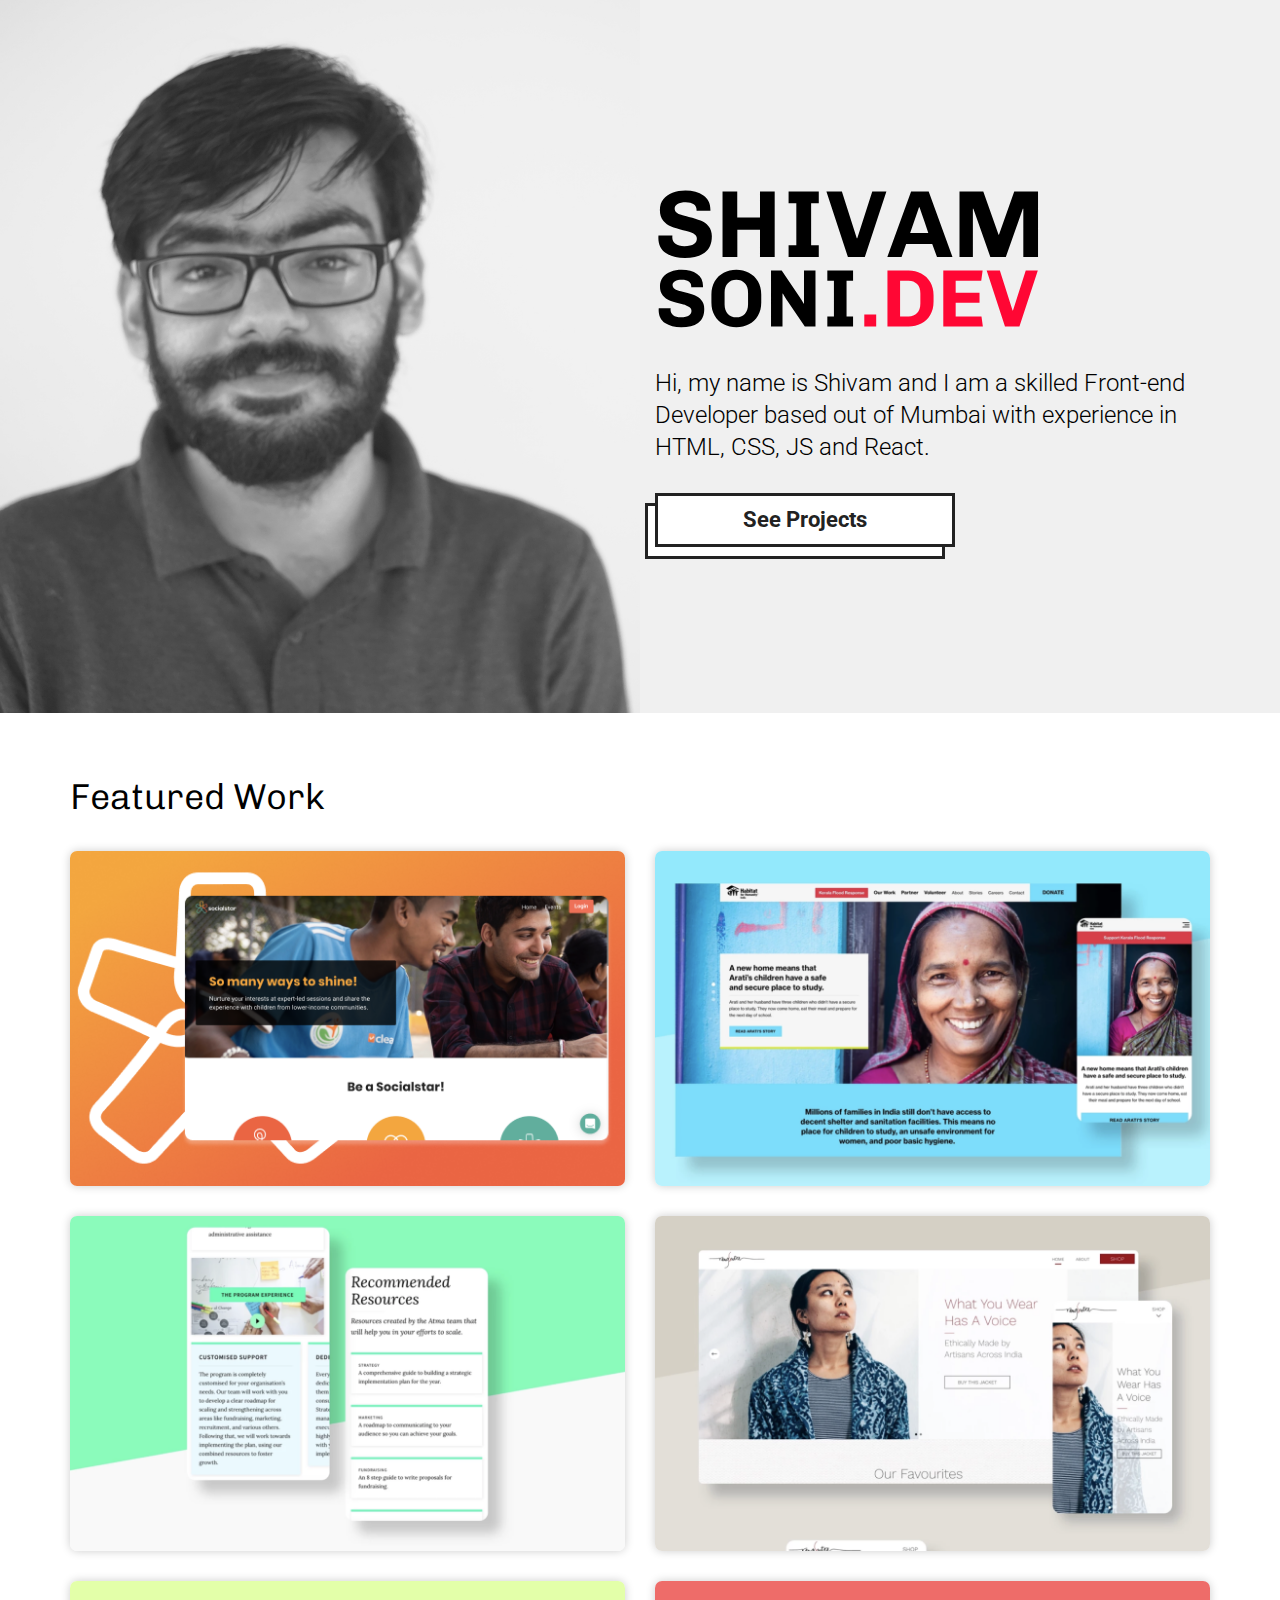
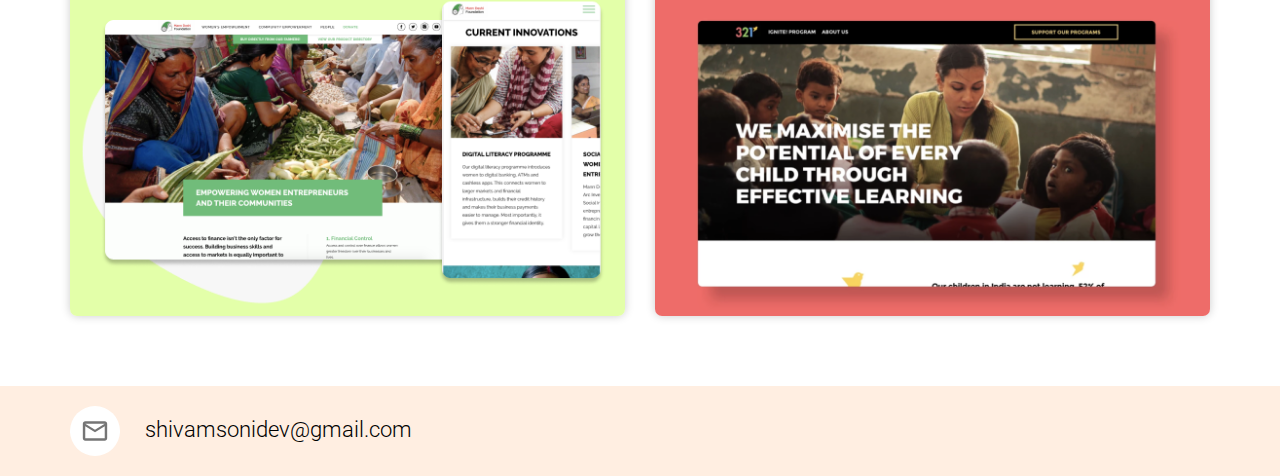
<file: portfolio/index.html>
<!DOCTYPE html>
<html lang="en">

    <head>
    <meta charset="utf-8">
        <meta http-equiv="X-UA-Compatible" content="IE=edge">
        <meta name="viewport" content="width=device-width, initial-scale=1">
        <meta name="description" content="<?php echo get_bloginfo( 'description' ); ?>">
        <meta name="author" content="Shivam Soni">
        <script type="application/ld+json">
            "email": "mailto:contact.idpassociation@gmail.com",
            "image": "https://atma.org.in/wp-content/themes/atma-internal/img/logo-desk.png",
            "logo": "https://atma.org.in/wp-content/themes/atma-internal/img/logo-desk.png",
            "name": "IDPA - International Developmental Pediatrics Association",
            "url": "https://developmentalpediatrics.net/"
            }
        </script>
        <title>ShivamSoni.Dev | Front-end Developer</title>
        <link href="https://maxcdn.bootstrapcdn.com/bootstrap/3.3.5/css/bootstrap.min.css" rel="stylesheet">
        <link href="./style.css" rel="stylesheet">
        <link rel="icon" href="./img/favicon.ico" type="image/x-icon">
        <link rel="shortcut icon" href="./img/favicon.ico" type="image/x-icon" />
        <script src="https://ajax.googleapis.com/ajax/libs/jquery/1.11.3/jquery.min.js"></script>
        <script src="https://maxcdn.bootstrapcdn.com/bootstrap/3.3.5/js/bootstrap.min.js"></script>
        <!-- <script src="./js/default.js"></script> -->
            <!-- HTML5 shim and Respond.js for IE8 support of HTML5 elements and media queries -->
            <!--[if lt IE 9]>
            <script src="https://oss.maxcdn.com/html5shiv/3.7.2/html5shiv.min.js"></script>
            <script src="https://oss.maxcdn.com/respond/1.4.2/respond.min.js"></script>
        <![endif]-->
        <META HTTP-EQUIV="Content-type" CONTENT="text/html; charset=UTF-8">
    </head>
    <body>
        <div class="page-container">
            <div class="landing-page-banner">
                <div class="banner-image">
                    <div class="container nopad">
                        <div class="col-md-6 col-md-offset-6 col-sm-6 col-sm-offset-6 col-xs-12 textual">
                            <div class="logo-image-holder">
                                <img src="./img/shivam-soni-dev-logo.svg" alt="Shivam Soni.Dev">
                            </div>
                            <h3 class="banner-body-copy">Hi, my name is Shivam and I am a skilled Front-end Developer based out of Mumbai with experience in HTML, CSS, JS and React.</h3>
                            <div class="banner-work-button">
                                <a href="#work"><div class="button bold p1"><span class="button-content">See Projects</span></div></a>
                            </div>
                        </div>
                    </div>
                </div>
            </div>
            <div class="landing-page-work" id="work">
                <div class="work-headline">
                    <div class="container nopad">
                        <div class="col-xs-12">
                            <h2 class="chivo">Featured Work</h2>
                        </div>
                    </div>
                </div>
                <div class="work-projects">
                    <div class="container nopad">
                        <div class="col-md-6 col-sm-6 col-xs-12">
                            <a href="https://socialstar.org/" target="_blank">
                                <div class="work-card">
                                    <div class="card-image">
                                        <img src="./img/stock-socialstar.png" alt="SocialStar" />
                                    </div>
                                    <div class="card-content">
                                        <p class="title p1 bold">Socialstar</p>
                                        <p class="copy p2">A platform where you can sign up for sessions led by experts in your field of interest while getting involved with children from their local community.</p>
                                        <div class="view-button p2">View Project</div>
                                    </div>
                                </div>
                            </a>
                        </div>
                        <div class="col-md-6 col-sm-6 col-xs-12">
                            <a href="https://habitatindia.org/" target="_blank">
                                <div class="work-card">
                                    <div class="card-image">
                                        <img src="./img/stock-habitat.png" alt="Habitat for Humanity" />
                                    </div>
                                    <div class="card-content">
                                        <p class="title p1 bold">Habitat for Humanity</p>
                                        <p class="copy p2">An informational website for the indian branch of the Global NGO - Habitat for Humanity who is anchored around to ending the cycle of poverty housing.</p>
                                        <div class="view-button p2">View Project</div>
                                    </div>
                                </div>
                            </a>
                        </div>
                        <div class="col-md-6 col-sm-6 col-xs-12">
                            <a href="http://atma.org.in" target="_blank">
                                <div class="work-card">
                                    <div class="card-image">
                                        <img src="./img/stock-atma.png" alt="Atma Education" />
                                    </div>
                                    <div class="card-content">
                                        <p class="title p1 bold">Atma Education</p>
                                        <p class="copy p2">An informational Wordpress website of a Foundation that acts as an accelerator for NGO’s in education.</p>
                                        <div class="view-button p2">View Project</div>
                                    </div>
                                </div>
                            </a>
                        </div>
                        <div class="col-md-6 col-sm-6 col-xs-12">
                            <a href="https://rangsutra.com/" target="_blank">
                                <div class="work-card">
                                    <div class="card-image">
                                        <img src="./img/stock-rangsutra.png" alt="Rangsutra" />
                                    </div>
                                    <div class="card-content">
                                        <p class="title p1 bold">Rangsutra</p>
                                        <p class="copy p2">An informational Wordpress website about selling clothes directly from the hands of Rajhasthani artisans.</p>
                                        <div class="view-button p2">View Project</div>
                                    </div>
                                </div>
                            </a>
                        </div>
                        <div class="col-md-6 col-sm-6 col-xs-12">
                            <a href="http://manndeshifoundation.org" target="_blank">
                                <div class="work-card">
                                    <div class="card-image">
                                        <img src="./img/stock-manndeshi.png" alt="Mann Deshi Foundation" />
                                    </div>
                                    <div class="card-content">
                                        <p class="title p1 bold">Mann Deshi Foundation</p>
                                        <p class="copy p2">An informational Wordpress website of the Financial NGO of the same name that helps out rural entrepreneurs and empowers women in rural Maharashtra.</p>
                                        <div class="view-button p2">View Project</div>
                                    </div>
                                </div>
                            </a>
                        </div>
                        <div class="col-md-6 col-sm-6 col-xs-12">
                            <a href="https://321-foundation.org/" target="_blank">
                                <div class="work-card">
                                    <div class="card-image">
                                        <img src="./img/stock-321.png" alt="321 Education Foundation" />
                                    </div>
                                    <div class="card-content">
                                        <p class="title p1 bold">321 Education Foundation</p>
                                        <p class="copy p2">An informational static HTML website of a Foundation that runs empowerment programmes in public & government schools.</p>
                                        <div class="view-button p2">View Project</div>
                                    </div>
                                </div>
                            </a>
                        </div>
                    </div>
                </div>
            </div>
            <div class="landing-contact" id="contact">
                <div class="container nopad">
                    <div class="col-md-6 col-sm-6 col-xs-12 email-id">
                        <p class="p1 nomar">
                            <a href="mailto:shivamsonidev@gmail.com">
                                <span>
                                    <img src="./img//mail_24px.svg" alt="Mail Icon">
                                </span>
                                shivamsonidev@gmail.com
                            </a>
                        </p>
                    </div>
                </div>
            </div>
        </div>
    </body>

</html>
</file>
<file: portfolio/style.css>
/* Theme Name: Shivam Soni . Dev */
/* Author: Shivam Soni */
/* Version: 0.0.1 */
@import url(https://fonts.googleapis.com/css?family=Chivo:700|Roboto:300,700&display=swap);
.container {
  padding-right: 15px;
  padding-left: 15px;
  margin-right: auto;
  margin-left: auto;
}

*::-moz-selection {
  background: rgba(0, 0, 0, 0.2);
}

*::selection {
  background: rgba(0, 0, 0, 0.2);
}

*::-moz-selection {
  background: rgba(0, 0, 0, 0.2);
}

*::-webkit-scrollbar-track {
  background-color: #f2f2f2;
}

*::-webkit-scrollbar {
  width: 12px;
  background-color: none;
}

*::-webkit-scrollbar-thumb {
  background-color: #888;
}

@media (max-width: 767px) {
  .container {
    width: 100%;
  }
}

@media (min-width: 768px) and (max-width: 991px) {
  .container {
    width: 680px;
  }
}

@media (min-width: 992px) and (max-width: 1024px) {
  .container {
    width: 920px !important;
  }
}

@media (min-width: 1025px) and (max-width: 1279px) {
  .container {
    width: 970px !important;
  }
}

@media (min-width: 1280px) {
  .container {
    width: 1170px;
  }
}

html, body {
  overflow-x: hidden;
  width: 100%;
  color: #222222;
}

body, body.modal-open {
  padding-right: 0 !important;
}

p {
  margin: 0 0 10px;
}

div {
  position: relative;
}

a {
  text-decoration: none !important;
  -webkit-transition: none;
  transition: none;
  color: inherit;
}

a:hover, a:focus, a.linked {
  color: #FFEEE1;
}

hr {
  margin-top: 10px;
  margin-bottom: 10px;
  width: 100%;
  border-color: #000;
}

.nomar {
  margin: 0;
}

.nomartop {
  margin-top: 0;
}

.nomarbot {
  margin-bottom: 0;
}

.nopad {
  padding-left: 0;
  padding-right: 0;
}

.nopadleft {
  padding-left: 0;
}

.nopadright {
  padding-right: 0;
}

.pad30 {
  padding: 30px;
}

.pad40 {
  padding: 40px;
}

.pad50 {
  padding: 50px;
}

.padtb100 {
  padding-top: 100px;
  padding-bottom: 100px;
}

.padtb75 {
  padding-top: 75px;
  padding-bottom: 75px;
}

.padtb50 {
  padding-top: 50px;
  padding-bottom: 50px;
}

.padtb25 {
  padding-top: 25px;
  padding-bottom: 25px;
}

.padb100 {
  padding-bottom: 100px;
}

.padb75 {
  padding-bottom: 75px;
}

.padb50 {
  padding-bottom: 50px;
}

.padb25 {
  padding-bottom: 25px;
}

.padt100 {
  padding-top: 100px;
}

.padt75 {
  padding-top: 75px;
}

.padt50 {
  padding-top: 50px;
}

.padt25 {
  padding-top: 25px;
}

.martb100 {
  margin-top: 100px;
  margin-bottom: 100px;
}

.martb75 {
  margin-top: 75px;
  margin-bottom: 75px;
}

.martb50 {
  margin-top: 50px;
  margin-bottom: 50px;
}

.martb25 {
  margin-top: 25px;
  margin-bottom: 25px;
}

.marb100 {
  margin-bottom: 100px;
}

.marb75 {
  margin-bottom: 75px;
}

.marb50 {
  margin-bottom: 50px;
}

.marb25 {
  margin-bottom: 25px;
}

.mart100 {
  margin-top: 100px;
}

.mart75 {
  margin-top: 75px;
}

.mart50 {
  margin-top: 50px;
}

.mart25 {
  margin-top: 25px;
}

@media (min-width: 768px) and (max-width: 991px) {
  .nopadsm {
    padding: 0;
  }
  .pad15sm {
    padding-left: 15px;
    padding-right: 15px;
  }
  .pad30sm {
    padding-left: 30px;
    padding-right: 30px;
  }
}

@media (max-width: 767px) {
  .nopadxs {
    padding: 0;
  }
  .pad15xs {
    padding-left: 15px;
    padding-right: 15px;
  }
  .pad30xs {
    padding-left: 30px;
    padding-right: 30px;
  }
}

body {
  font-family: 'Roboto', 'arial', sans-serif;
  color: #000;
  font-weight: 300;
  -webkit-font-smoothing: antialiased;
  -moz-osx-font-smoothing: grayscale;
  margin: 0;
}

h1, .h1 {
  font-size: 48px;
  line-height: 60px;
  font-weight: 300;
}

h2, .h2 {
  font-size: 36px;
  line-height: 48px;
  font-weight: 300;
}

h3, .h3 {
  font-size: 24px;
  line-height: 32px;
  font-weight: 300;
}

p, .p1 {
  font-size: 22px;
  line-height: 32px;
}

.p2 {
  font-size: 18px;
  line-height: 26px;
}

.p3 {
  font-size: 14px;
  line-height: 22px;
}

.p4 {
  font-size: 12px;
  line-height: 20px;
}

.ls1 {
  letter-spacing: 1px;
}

.fw1 {
  font-weight: 100;
}

.fw2 {
  font-weight: 200;
}

.fw3, .light {
  font-weight: 300;
}

.fw4 {
  font-weight: 400;
}

.fw5, .medium {
  font-weight: 500;
}

.fw6 {
  font-weight: 600;
}

.fw7, .bold {
  font-weight: 700;
}

.fw8 {
  font-weight: 800;
}

.fw9 {
  font-weight: 900;
}

.chivo {
  font-family: 'Chivo', 'arial', sans-serif;
}

@media (min-width: 992px) and (max-width: 1190px) {
  h1, .h1 {
    font-size: 40px;
    line-height: 54px;
  }
  h2, .h2 {
    font-size: 32px;
    line-height: 42px;
  }
  h3, .h3 {
    font-size: 20px;
    line-height: 30px;
  }
  p, .p1, .p2, .p3 {
    font-size: 14px;
    line-height: 24px;
  }
  .p4 {
    font-size: 12px;
    line-height: 20px;
  }
}

@media (min-width: 768px) and (max-width: 991px) {
  h1, .h1 {
    font-size: 36px;
    line-height: 52px;
  }
  h1.big, .h1.big {
    font-size: 42px;
    line-height: 55px;
  }
  h2, .h2 {
    font-size: 30px;
    line-height: 42px;
  }
  h3, .h3 {
    font-size: 22px;
    line-height: 36px;
  }
  .p1 {
    font-size: 17px;
    line-height: 28px;
  }
  .p2 {
    font-size: 15px;
    line-height: 26px;
  }
  .p3 {
    font-size: 13px;
    line-height: 22px;
  }
  .p4 {
    font-size: 12px;
    line-height: 19px;
  }
  .h1bigsm {
    font-size: 42px;
    line-height: 55px;
  }
  .h1sm {
    font-size: 36px;
    line-height: 52px;
  }
  .h2sm {
    font-size: 30px;
    line-height: 42px;
  }
  .h3sm {
    font-size: 22px;
    line-height: 36px;
  }
  .p1sm {
    font-size: 17px;
    line-height: 28px;
  }
  .p2sm {
    font-size: 15px;
    line-height: 26px;
  }
  .p3sm {
    font-size: 13px;
    line-height: 22px;
  }
  .p4sm {
    font-size: 12px;
    line-height: 19px;
  }
}

@media (max-width: 767px) {
  h1, .h1 {
    font-size: 48px;
    line-height: 60px;
  }
  h2, .h2 {
    font-size: 32px;
    line-height: 42px;
  }
  h3, .h3 {
    font-size: 20px;
    line-height: 30px;
  }
  .p1 {
    font-size: 22px;
    line-height: 30px;
  }
  .p2 {
    font-size: 18px;
    line-height: 24px;
  }
  .p3 {
    font-size: 14px;
    line-height: 23px;
  }
  .p4 {
    font-size: 11px;
    line-height: 17px;
  }
  .h1xs {
    font-size: 32px;
    line-height: 42px;
  }
  .h2xs {
    font-size: 24px;
    line-height: 28px;
  }
  .h3xs {
    font-size: 20px;
    line-height: 30px;
  }
  .p1xs {
    font-size: 14px;
    line-height: 22px;
  }
  .p2xs {
    font-size: 14px;
    line-height: 23px;
  }
  .p3xs {
    font-size: 12px;
    line-height: 20px;
  }
  .p4xs {
    font-size: 11px;
    line-height: 17px;
  }
}

.button {
  display: inline-block;
  cursor: pointer;
  text-decoration: none;
  text-align: center;
  outline: none !important;
  position: relative;
}

.button .button-content {
  display: block;
  z-index: 5;
  border: 3px solid #222;
  background: #FFF;
  position: relative;
  color: #222;
  padding: 8px 30px;
  -webkit-transition: all 0.25s ease-in-out;
  transition: all 0.25s ease-in-out;
}

.button::after {
  content: '';
  background: #FFF;
  height: 105%;
  width: 100%;
  z-index: 2;
  border: 3px solid #222;
  -webkit-transform: translate(-10px, 10px);
  transform: translate(-10px, 10px);
  display: block;
  position: absolute;
  left: 0;
  top: 0;
  -webkit-transition: all 0.25s ease-in-out;
  transition: all 0.25s ease-in-out;
}

.button:hover .button-content, .button:focus .button-content {
  background: #222;
  color: #FFF;
}

.button:hover::after, .button:focus::after {
  -webkit-transform: translate(0px, 0px);
  transform: translate(0px, 0px);
}

.landing-page-banner .banner-image {
  padding: calc((80vh - 387px)/2) 0;
  background-position: center;
  background-size: cover;
  background-repeat: no-repeat;
  background-image: url("./img/shivam-main-banner.jpg");
}

.landing-page-banner .banner-image .logo-image-holder img {
  width: 394px;
}

.landing-page-banner .banner-image .banner-body-copy {
  margin: 2rem 0 3rem;
}

.landing-page-banner .banner-image .banner-work-button .button {
  width: 300px;
}

.landing-page-work {
  padding: 4rem 0;
}

.landing-page-work .work-projects {
  padding-top: 2rem;
}

.landing-page-work .work-projects .work-card {
  cursor: pointer;
  margin-bottom: 30px;
  -webkit-box-shadow: 0 0 10px rgba(0, 0, 0, 0.2);
          box-shadow: 0 0 10px rgba(0, 0, 0, 0.2);
  border-radius: 7px;
  overflow: hidden;
}

.landing-page-work .work-projects .work-card .card-image img {
  width: 100%;
}

.landing-page-work .work-projects .work-card .card-content {
  width: 100%;
  height: 100%;
  position: absolute;
  top: 0;
  left: 0;
  background: rgba(0, 0, 0, 0.8);
  color: #FFF;
  opacity: 0;
  z-index: 2;
  padding: 8rem 5rem 2rem;
  text-align: center;
  -webkit-transition: all 0.25s ease-in-out;
  transition: all 0.25s ease-in-out;
}

.landing-page-work .work-projects .work-card .card-content .view-button {
  display: inline-block;
  padding: 1.2rem 2.4rem;
  margin-top: 1rem;
  background: #FFF;
  color: #222222;
}

.landing-page-work .work-projects .work-card:hover .card-content {
  opacity: 1;
}

.landing-contact {
  background: #FFEEE1;
  padding: 2rem 0;
}

.landing-contact .email-id a span {
  padding-right: 20px;
}

.landing-contact .email-id a span img {
  height: 50px;
}

.landing-contact .email-id a:hover {
  color: #FF0734;
}

@media (max-width: 767px) {
  .landing-page-work .work-headline {
    text-align: center;
  }
  .landing-page-work .work-projects .work-card .card-content {
    opacity: 1;
    background: none;
    color: #222222;
    position: relative;
    padding: 2rem;
  }
  .landing-page-work .work-projects .work-card .card-content .copy {
    margin-bottom: 0;
  }
  .landing-page-work .work-projects .work-card .card-content .view-button {
    display: none;
  }
  .landing-contact {
    text-align: center;
  }
}
/*# sourceMappingURL=style.css.map */
</file>
